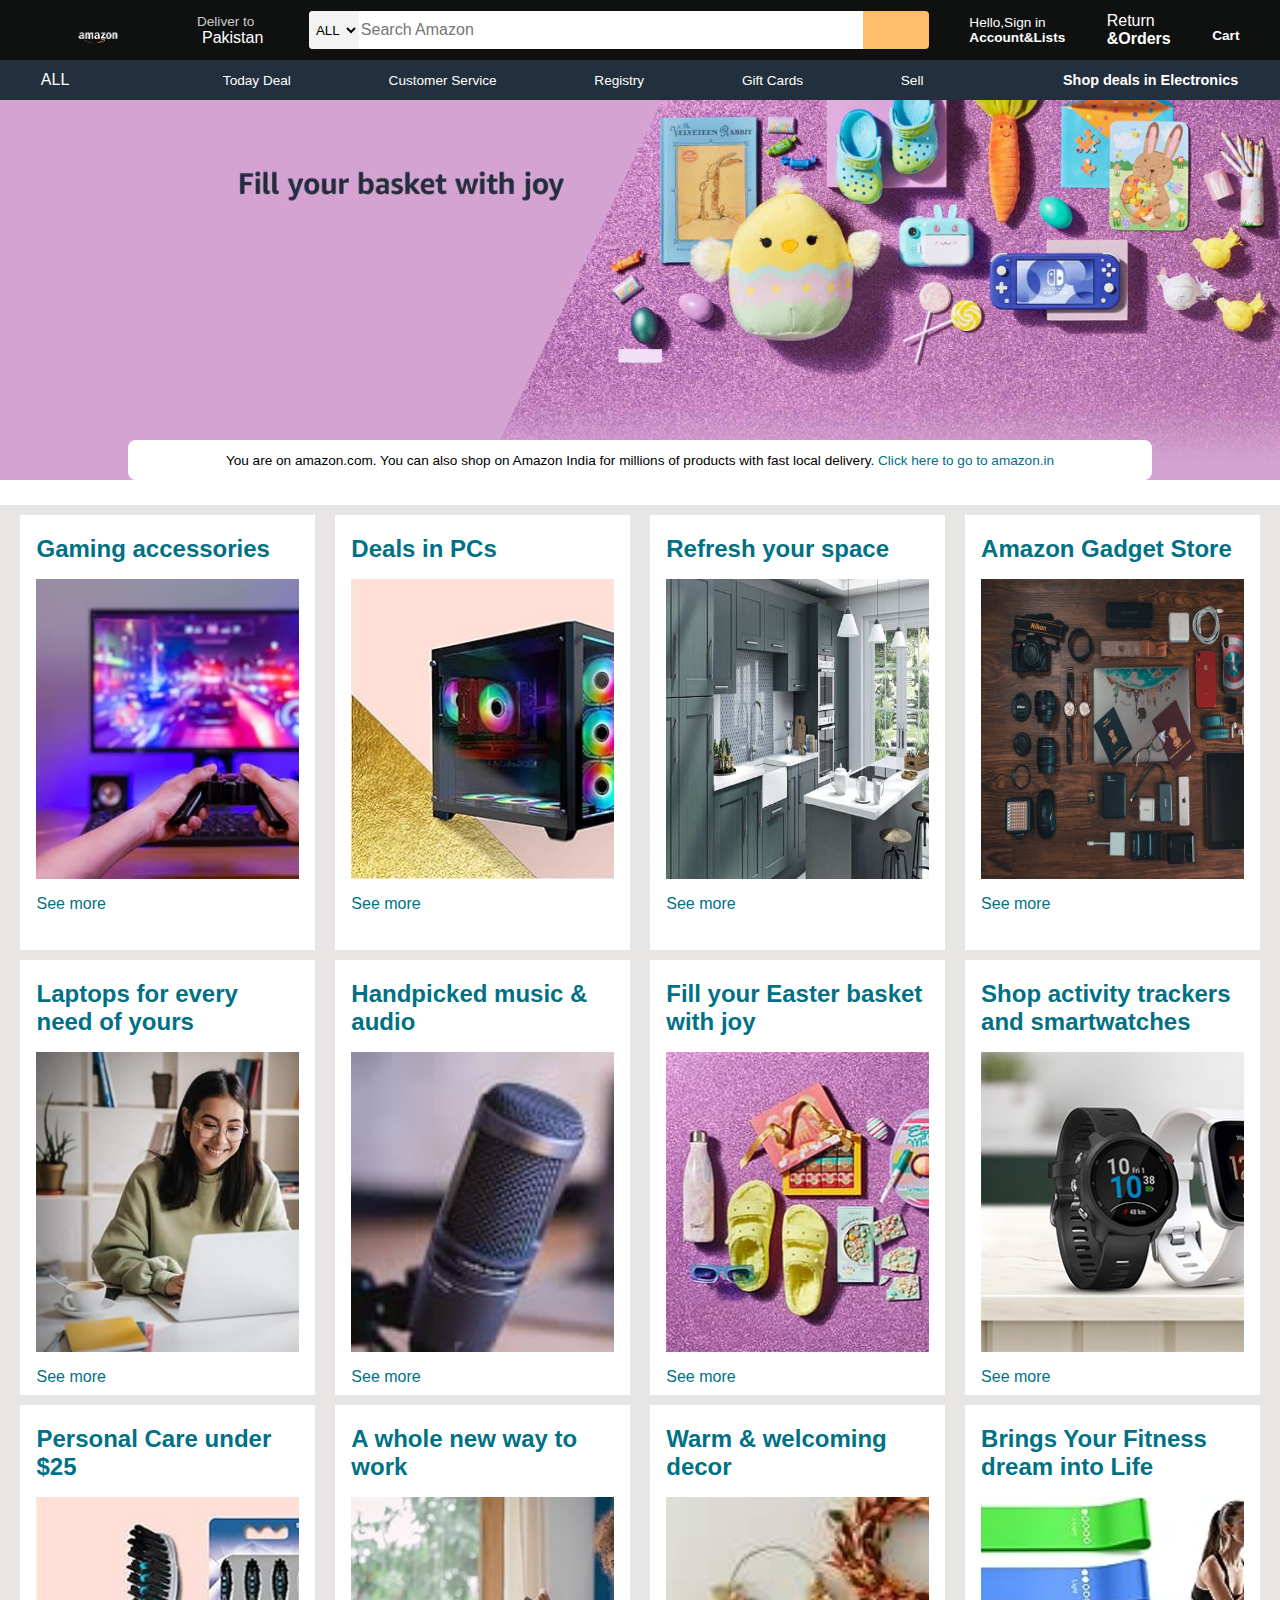
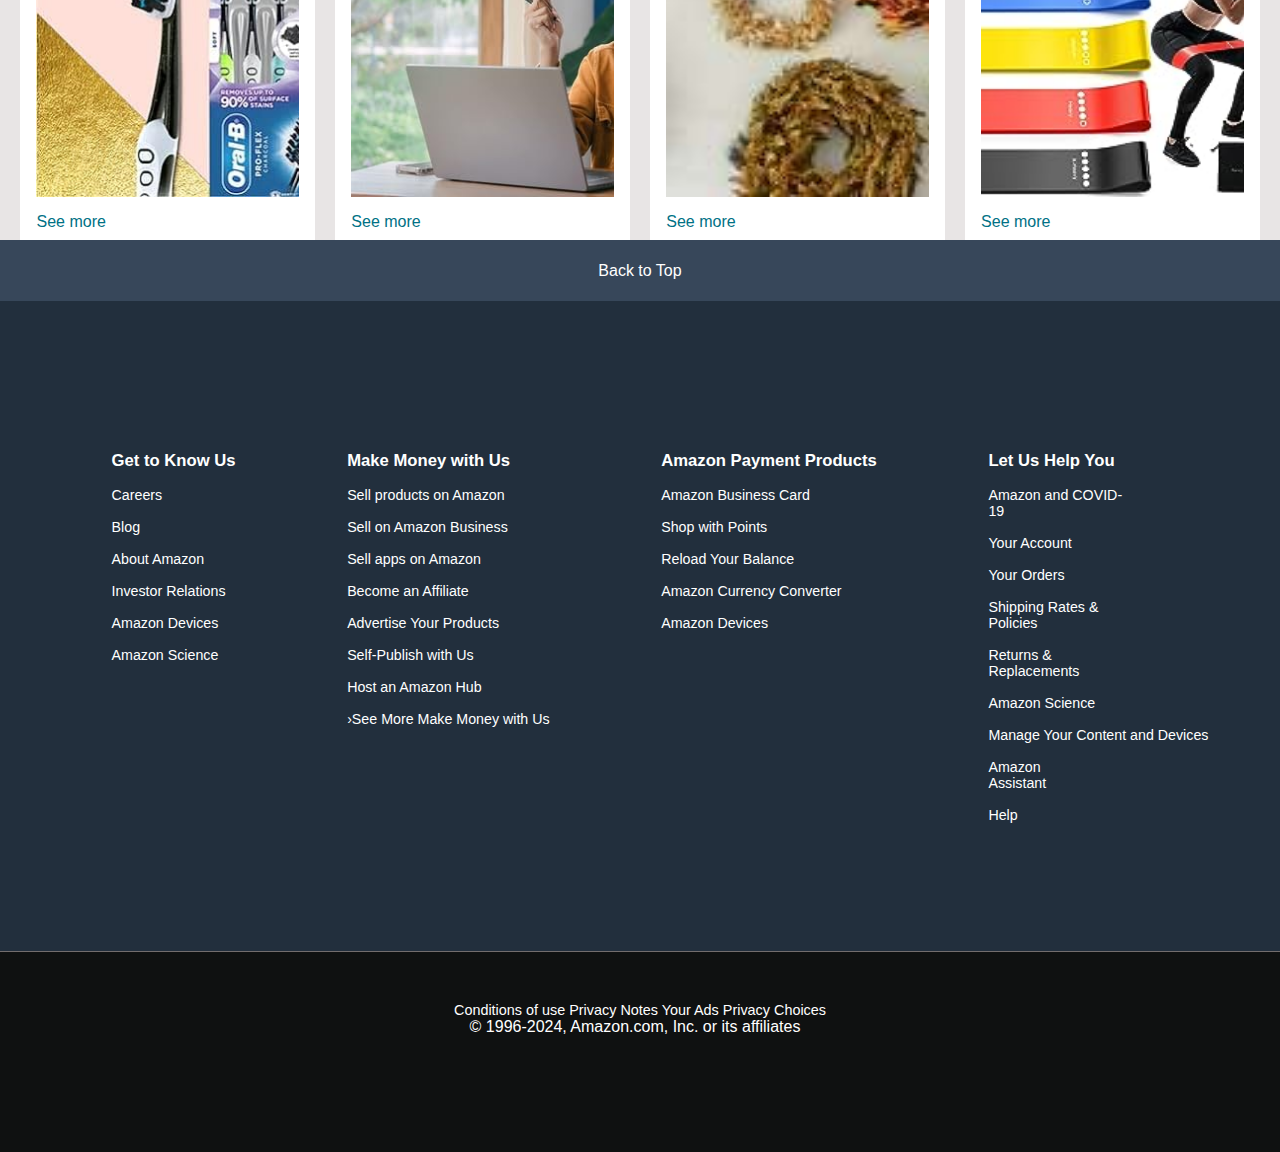
<file: Amazon/index.html>
<!DOCTYPE html>
<html lang="en">
<head>
    <meta charset="UTF-8">
    <meta name="viewport" content="width=device-width, initial-scale=1.0">
    <title>Shayan</title>
    <link rel="stylesheet" href="https://cdnjs.cloudflare.com/ajax/libs/font-awesome/6.5.1/css/all.min.css" integrity="sha512-DTOQO9RWCH3ppGqcWaEA1BIZOC6xxalwEsw9c2QQeAIftl+Vegovlnee1c9QX4TctnWMn13TZye+giMm8e2LwA==" crossorigin="anonymous" referrerpolicy="no-referrer" />
    <link rel="stylesheet" href="style.css">

</head>
<body>
   <header>
    <div class="navbar">
    <div class="navlogo border">
        <div class="logo"></div>
    </div>
     
    <div class="nave-address border">
        <p class="address-first">Deliver to</p>
        <div class="add-icon">
            <i class="fa-sharp fa-solid fa-location-dot"></i>
            <p class="address-second">Pakistan</p>
            </div>
        </div>
        <div class="nav-search">
            <select class="search-select">
                <option>ALL</option>
            </select>
            <input placeholder="Search Amazon" class="search-input">
            <div class="search-icon">
                <i class="fa-solid fa-magnifying-glass"></i>
            </div>
        </div>
       

        <div class="nav-signin border">
            <p><span>Hello,Sign in</span></p>
            <p class="nav-second">Account&Lists</p>
        </div>

        <div class="nav-return border">
            <p><span>Return</span></p>
            <p class="nav-second">&Orders</p>
        </div>
        <div class="nav-cart border">
            <i class="fa-solid fa-cart-shopping"></i>
            Cart
        </div>
    </div>
   

    <div class="panel">
     <div class="panel-all">
        <i class="fa-solid fa-bars"></i>
        ALL
     </div>
     
     <div class="panel-ops ">
        <p>Today Deal</p>
        <p>Customer Service</p>
        <p>Registry</p>
        <p>Gift Cards</p>
        <p>Sell</p>
     </div>
        
     <div class="panel-deals border">
        Shop deals in Electronics
     </div>    
    </div>
   </header>
   <div class="hero-section">
    <div class="hero-msg">
        <p>You are on amazon.com. You can also shop on Amazon India for millions of products with fast local delivery. <a>Click here to go to amazon.in</a></p>
    </div>
   </div>

   <div class="shop-section">
    
    
    <div class="box1 box">
        <div class="box-content">
            <h2>Gaming accessories</h2>
        <div class="box-img" style="background-image: url('box1.jpg.jpg');"></div>
        <a>See more</a>
        </div>
    </div>
    <div class="box2 box">
        <div class="box-content">
        <h2>Deals in PCs</h2>
    <div class="box-img" style="background-image: url('box2.jpg.jpg');"></div>
    <a>See more</a>
    </div>
</div>
    <div class="box3 box">
        <div class="box-content">
        <h2>Refresh your space </h2>
    <div class="box-img" style="background-image: url('box3.jpg.jpg');"></div>
    <a>See more</a>
    </div>
</div>
    <div class="box4 box">
        <div class="box-content">
        <h2>Amazon Gadget Store</h2>
    <div class="box-img" style="background-image: url('box4.jpg.jpg');"></div>
    <a>See more</a>
        </div>
        
</div>
<div class="box1 box">
    <div class="box-content">
        <h2>Laptops for every need of yours</h2>
    <div class="box-img" style="background-image: url('box9.jpg');"></div>
    <a>See more</a>
    </div>
</div>
<div class="box2 box">
    <div class="box-content">
    <h2>Handpicked music & audio</h2>
<div class="box-img" style="background-image: url('box5.jpg.jpg');"></div>
<a>See more</a>
</div>
</div>
<div class="box3 box">
    <div class="box-content">
    <h2>Fill your Easter basket with joy</h2>
<div class="box-img" style="background-image: url('box6.jpg.jpg');"></div>
<a>See more</a>
</div>
</div>
<div class="box4 box">
    <div class="box-content">
    <h2>Shop activity trackers and smartwatches</h2>
<div class="box-img" style="background-image: url('box7.jpg');"></div>
<a>See more</a>
    </div>
    </div>
    <div class="box1 box">
        <div class="box-content">
            <h2>Personal Care under $25</h2>
        <div class="box-img" style="background-image: url('box10.jpg.jpg');"></div>
        <a>See more</a>
        </div>
    </div>
    <div class="box2 box">
        <div class="box-content">
        <h2>A whole new way to work</h2>
    <div class="box-img" style="background-image: url('box8.jpg.jpg');"></div>
    <a>See more</a>
    </div>
</div>
    <div class="box3 box">
        <div class="box-content">
        <h2>Warm & welcoming decor</h2>
    <div class="box-img" style="background-image: url('box11.jpg.jpg');"></div>
    <a>See more</a>
    </div>
</div>
    <div class="box4 box">
        <div class="box-content">
        <h2>Brings Your Fitness dream into Life</h2>
    <div class="box-img" style="background-image: url('box13.jpg.jpg');"></div>
    <a>See more</a>
        </div>
    </div>
   </div>

    <footer>
        <div class="foot-panel1">
            Back to Top
        </div>
        <div class="foot-panel2">
            <ul>
                <h3>Get to Know Us</h3>
                <br
                <p>Careers</p>
                <br
                <p>Blog</p>
                <br
                <p>About Amazon</p>
                <br
                <p>Investor Relations</p>
                <br
                <p>Amazon Devices</p>
                <br
                <p>Amazon Science</p>
            </ul>
            <ul>
                <h3>Make Money with Us</h3>
                <br
                <p>Sell products on Amazon</p>
                <br
                <p>Sell on Amazon Business</p>
                <br
                <p>Sell apps on Amazon</p>
                <br
                <p>Become an Affiliate</p>
                <br
                <p>Advertise Your Products</p>
                <br
                <p>Self-Publish with Us</p>
                <br
                <p>Host an Amazon Hub</p>
                <br
                <p> ›See More Make Money with Us</p>
            </ul>
            <ul>
                <h3>Amazon Payment Products</h3>
                <br
                <p>Amazon Business Card</p>
                <br
                <p>Shop with Points</p>
                <br
                <p>Reload Your Balance</p>
                <br
                <p>Amazon Currency Converter</p>
                <br
                 <p>Amazon Devices</p>
            </ul>
            <ul>
                <h3>Let Us Help You</h3>
                <br
                <p>Amazon and COVID-<pre>19</pre></p>
                <br
                <p>Your Account</p>
                <br
                <p>Your Orders</p>
                <br
                <p>Shipping Rates  & <pre>Policies</pre></p>
                <br
                <p>Returns &<pre>Replacements</pre></p>
                <br
                <p>Amazon Science</p>
                <br
               <p>
                Manage Your Content and Devices</p> 
                <br
                <p>Amazon<pre>Assistant</pre></p>
                <br
                <p>Help</p>
            </ul>
        </div>
        <div class="foot-panels3">
            <div class="amazonlogo">
        </div>   
        <div class="foot-panel4">
            <div class="page">
                <a>  Conditions of use</a>
                <a>Privacy Notes</a>
                <a>Your Ads Privacy Choices</a>
                
            </div>
            
            <div class="copy-right">© 1996-2024, Amazon.com, Inc. or its affiliates</div>
        </div>   
    </footer>
</body>
</html>
</file>
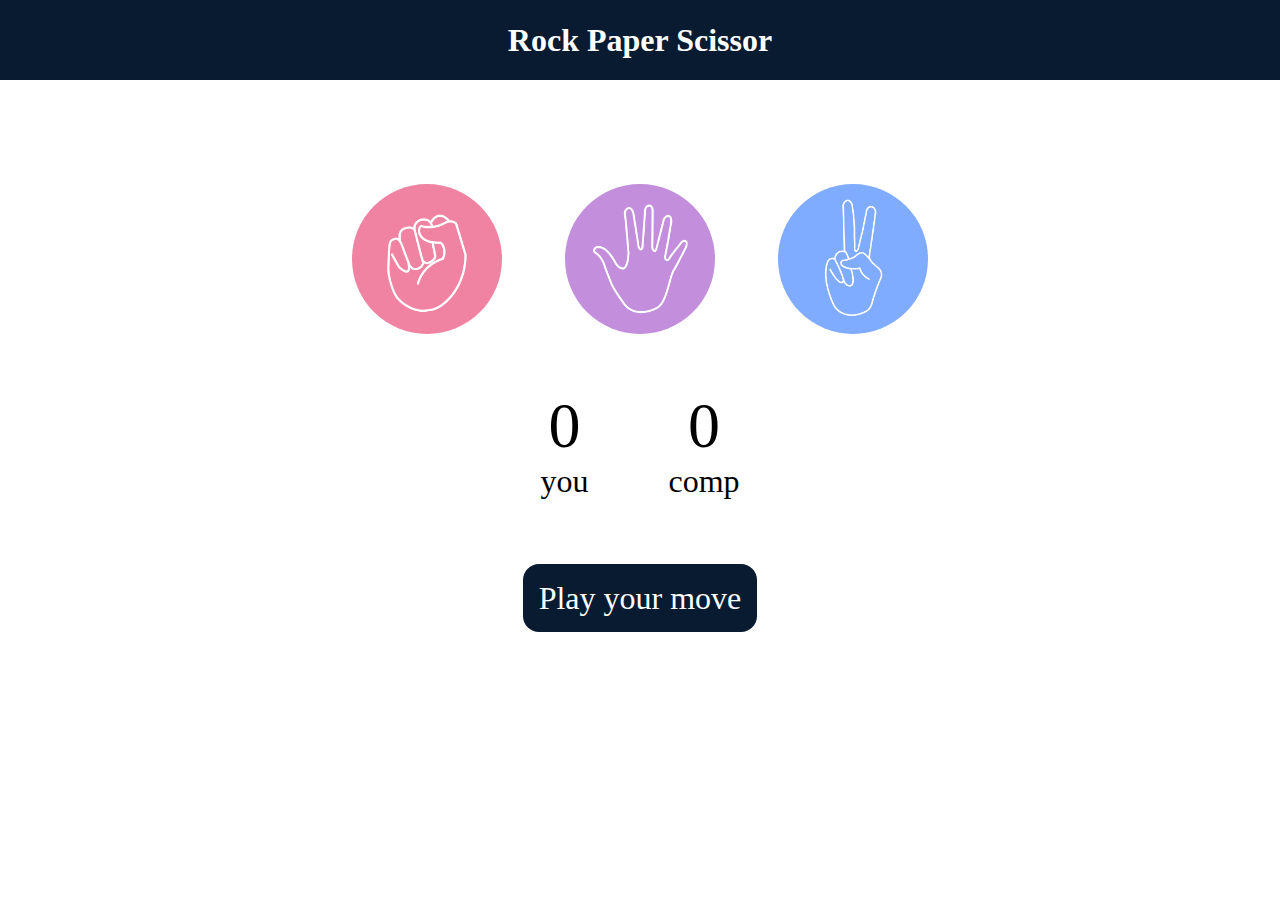
<file: Rock , Paper ,Scissors/index.html>
<!DOCTYPE html>
<html lang="en">
<head>
    <meta charset="UTF-8">
    <meta name="viewport" content="width=device-width, initial-scale=1.0">
    <title>Rock Paper Scissor</title>
    <link rel="stylesheet" href="style.css">
</head>
<body>
    <h1>Rock Paper Scissor</h1>
    <div class="choices">
        <div class="choice" id="rock">
         <img src="./images/rock.png.png">
        </div>
    
     <div class="choice" id="paper">
         <img src="./images/paper.png.png">
        </div>
         <div class="choice" id="Scissor">
         <img src="./images/secciors.png.png">
        </div>
    </div>
        
         <div class="score-board">
            <div class="score">
                <p id="user-score">0</p>
                <p>you</p>
            </div>
         
         <div class="score">
                <p id="comp-score">0</p>
                <p>comp</p>
            </div>
         </div>
         

            <div class="msg-container">
                <p id="msg">Play your move</p>
            </div>
         </div>
         <script src="app.js"></script>
</body>
</html>
</file>
<file: Amazon/style.css>
* {
    margin: 0;
    font-family: arial;
    border: border-box;

}

.navbar {
    height: 60px;
    background-color: #0f1111;
    color: white;
    display: flex;
    align-items: center;
    justify-content: space-evenly;
}
.navlogo {
    height: 50px;
    width: 100px;
} 
.logo {
    background-image: url(amazonlogo1.jpg-removebg-preview.png);
    background-size: cover;
    height: 50px;
    width: 100%;
    color: white;
    margin: 1px;
    padding: 1px 8px 0px 6px;

}
.border {
    border: 1.5px solid transparent;
}

.border:hover {
    border: 1.5px solid white ;
}
/** box2 **/

.address-first {
    color: #cccccc;
    font-size: 0.85rem;
    margin-left: 15px;

}

.address-second {
    font-size: 1rem;
    margin-left: 5px;
}
.add-icon {
    display: flex;
    align-items: center;
    margin-left: 15px;
}
/**boxe 3**/
.nav-search {
    display: flex;
 /**   justify-content: space-evenly; **/
    background-color: #febd68;
    width: 620px;
    height: 50;
    border-radius: 4px;
    margin-left: 5px;
}
.search-select {
    background-color: #f3f3f3;
    width: 50px; 
    height: 38px;
    text-align: center;
    border-top-left-radius: 4px;
    border-bottom-left-radius: 4px;
    border: none;
}
.search-input {
    width: 500px;
    font-size: 1rem;
    border: none;
}
.search-icon {
    width: 45px;
    display: flex;
    justify-content: center;
    align-items: center;
  /**  justify-content: center;**/
    align-items: center;
    font-size: 1.4rem;
    background-color: #febd68;
    border-top-right-radius: 4px;
    border-bottom-right-radius:4px ;
    color: #0f1111;
}

.nav-search :hover {
    border: 2px solid orange;
}
/**box4**/
.nav-signin {
    font-size: 0.85rem;
}

.nav-second {
    font-size: 2rems;
    font-weight: 700;
}

/**box6**/
.nav-cart i {
    font-size: 30px;   
}

.nav-cart {
    font-size: 0.85rem;
    font-weight: 700;
}
.panel {
    height: 40px;
    background-color: #222f3d;
    display: flex;
    color: white;
    align-items: center;
    justify-content: space-evenly;
}
.panel-ops  {
    display: inline;
    margin-left: 15px;
    justify-content: space-evenly;
}
.panel-ops {
    display: flex;
    width: 70%;
    font-size: 0.85rem;
    
}
.panel-deals {
    font-size: 0.9rem;
    font-weight: 700;
}

/**hero=sections**/
.hero-section {
    background-image: url(heroimage.jpg);
    height: 380px;
    background-size: cover;
    display: flex;
    justify-content: center;
    align-items: flex-end;
    margin-bottom: 25px;
}
.hero-msg {
    background-color: white;
    color: black;
    height: 40px;
    display: flex;
    align-items: center;
    justify-content: center;
    font-size: 0.85rem;
    width: 80%;
    border-radius: 8px;
}
.hero-msg a {
    color: #007185;
}

/**shop-section**/
.shop-section {
    display: flex;
    flex-wrap: wrap;
    justify-content: space-evenly;
    background-color: rgba(214, 207, 207, 0.548);

}


.box {
   /** border: 2px solid black;**/
    height: 400px;
    width: 23%;
    background-color: white;
    padding: 20px 0px 15px;
    margin-top: 10px;
}

.box-img {
    height: 300px;
    background-size: cover;
    margin-top: 1rem;
    margin-bottom: 1rem;
}

.box-content {
    margin-left: 1rem;
    margin-right: 1rem;
}
.box-content  {
    color: #007185;
}
/**footer**/
.foot-panel1 {
    background-color: #37475a;
    color: white;
    height: 60px;
    display: flex;
    justify-content: center;
    align-items: center;
    font-size: 1rem;
    padding-top: 1px;
    


}
.foot-panel2 {
    background-color: #222f3d;
    color: white;
    height: 500px;
    display: flex;
    justify-content: space-evenly;
    font-size: 0.89rem;
    padding-top: 150px;
}

.foot-panels3 {
    background-color: #222f3d;
    color: white;
    border-top: 0.3px solid rgb(114, 109, 109);
    height: 70px;
    display: flex;
    justify-content: center;
    padding-bottom: 100px;
    
}
/* .amazonlogo {
    background-image: ; */
    /* background-size: cover;
    height: 100px;
    width: 100%;
} */

.foot-panel4 {
    background-color: #0f1111;
    width: 100%;
    height: 150px;
    justify-content: center;
    /* display: flex; */
    padding-top: 50px;
    

}
.page {
    font-size: 0.9rem;
    text-align: center;
}
.copy-right {
    padding-right: 10px;
    text-align: center;

}
</file>
<file: Rock , Paper ,Scissors/style.css>
* {
    margin: 0;
    padding: 0;
    text-align: center;
}

h1 {
    background-color: #081b31;
    color: #fff;
    height: 5rem;
    line-height: 5rem;
}

.choice {
    height: 165px;
    width: 165px;
    border-radius: 50%;
    display: flex;
    align-items: center;
    justify-content: center;
}

.choice:hover {
    cursor: pointer;
    background-color: #081b31;
}


img {
    height: 150px;
     width: 150px;
     object-fit: cover;
     border-radius: 50%;

}

.choices {
    display: flex;
    justify-content: center;
    gap: 3rem;
    margin-top: 6rem;
}

.score-board {
    display: flex;
    justify-content: center;
    align-items: center;
    font-size: 2rem;
    margin-top: 3rem;
    gap: 5rem;
}


#user-score,#comp-score {
    font-size: 4rem;
}

.msg-container {
    margin-top: 5rem;

}
#msg{
    background-color: #081b31;
    color: #fff;
    font-size: 2rem;
    display: inline;
    padding: 1rem;
    border-radius: 1rem;
}
</file>
